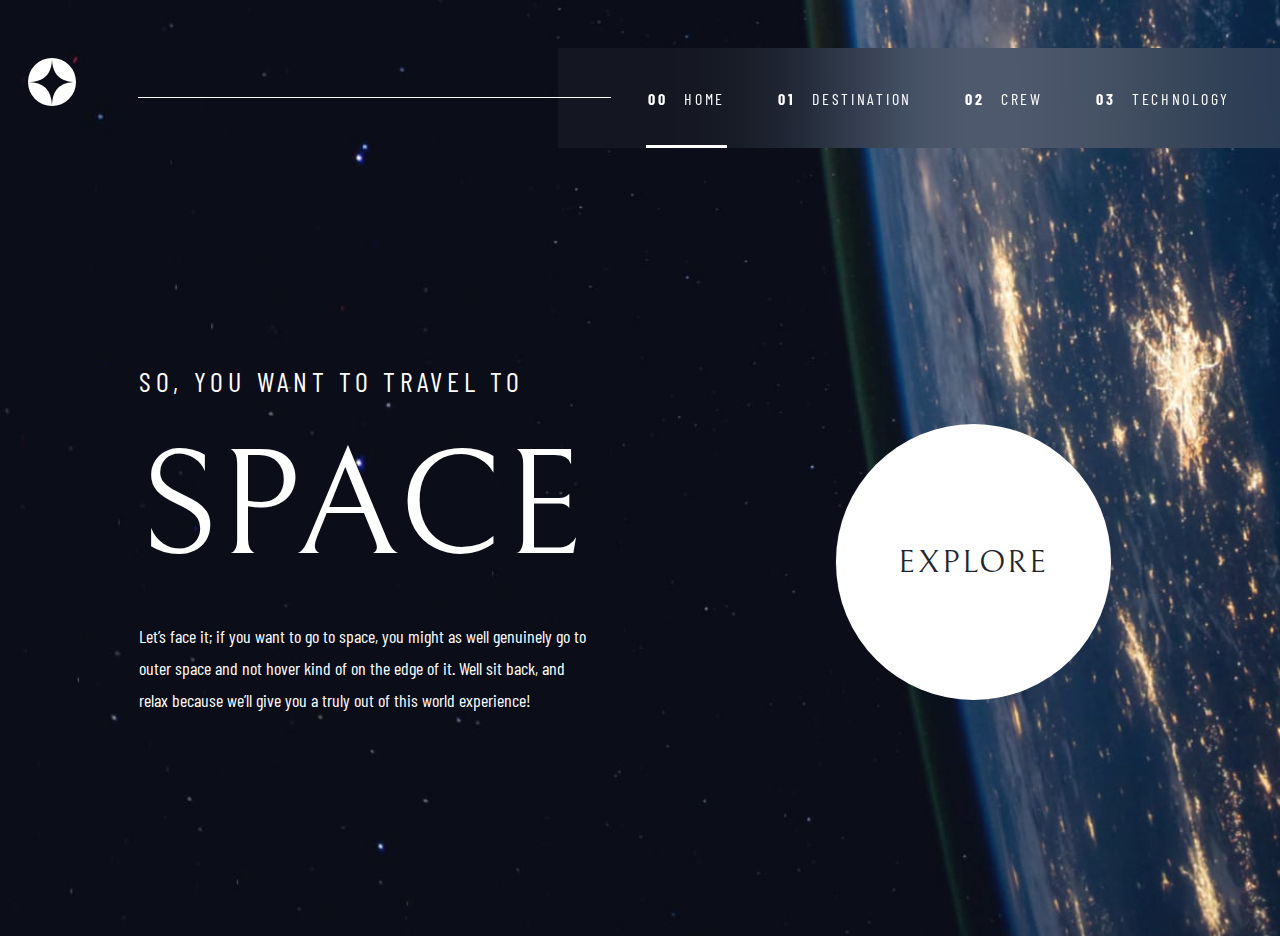
<file: index.html>
<!DOCTYPE html>
<html lang="en">
  <head>
    <meta charset="UTF-8" />
    <meta name="viewport" content="width=device-width, initial-scale=1.0" />

    <link
      rel="icon"
      type="image/png"
      sizes="32x32"
      href="./Images/favicon-32x32.png"
    />
    <link rel="stylesheet" href="Css/Style.css" />

    <title>Frontend Mentor | Space tourism website</title>
  </head>
  <body>
    <header>
      <div class="logo">
        <img src="Images/logo.svg" alt="Main Logo" />
      </div>
      <div class="icon">
        <img
          id="hamburger"
          src="Images/icon-hamburger.svg"
          alt="Hamburger Icon"
        />
      </div>
      <nav>
        <img id="close" src="Images/icon-close.svg" alt="Close Icon" />
        <ul>
          <li class="active">
            <a href="index.html"><span>00</span> Home</a>
          </li>
          <li>
            <a href="destination.html"><span>01</span> Destination</a>
          </li>
          <li>
            <a href="crew.html"><span>02</span> Crew</a>
          </li>
          <li>
            <a href="technology.html"><span>03</span> Technology</a>
          </li>
        </ul>
      </nav>
    </header>
    <section id="home">
      <p>
        <span id="first-span">SO, YOU WANT TO TRAVEL TO</span>
        <span id="second-span">SPACE</span>
        <span id="third-span"
          >Let’s face it; if you want to go to space, you might as well
          genuinely go to outer space and not hover kind of on the edge of it.
          Well sit back, and relax because we’ll give you a truly out of this
          world experience!
        </span>
      </p>
      <div class="explore">
        <a href="destination.html">EXPLORE</a>
      </div>
    </section>
    <script src="JS/main.js"></script>
  </body>
</html>
</file>
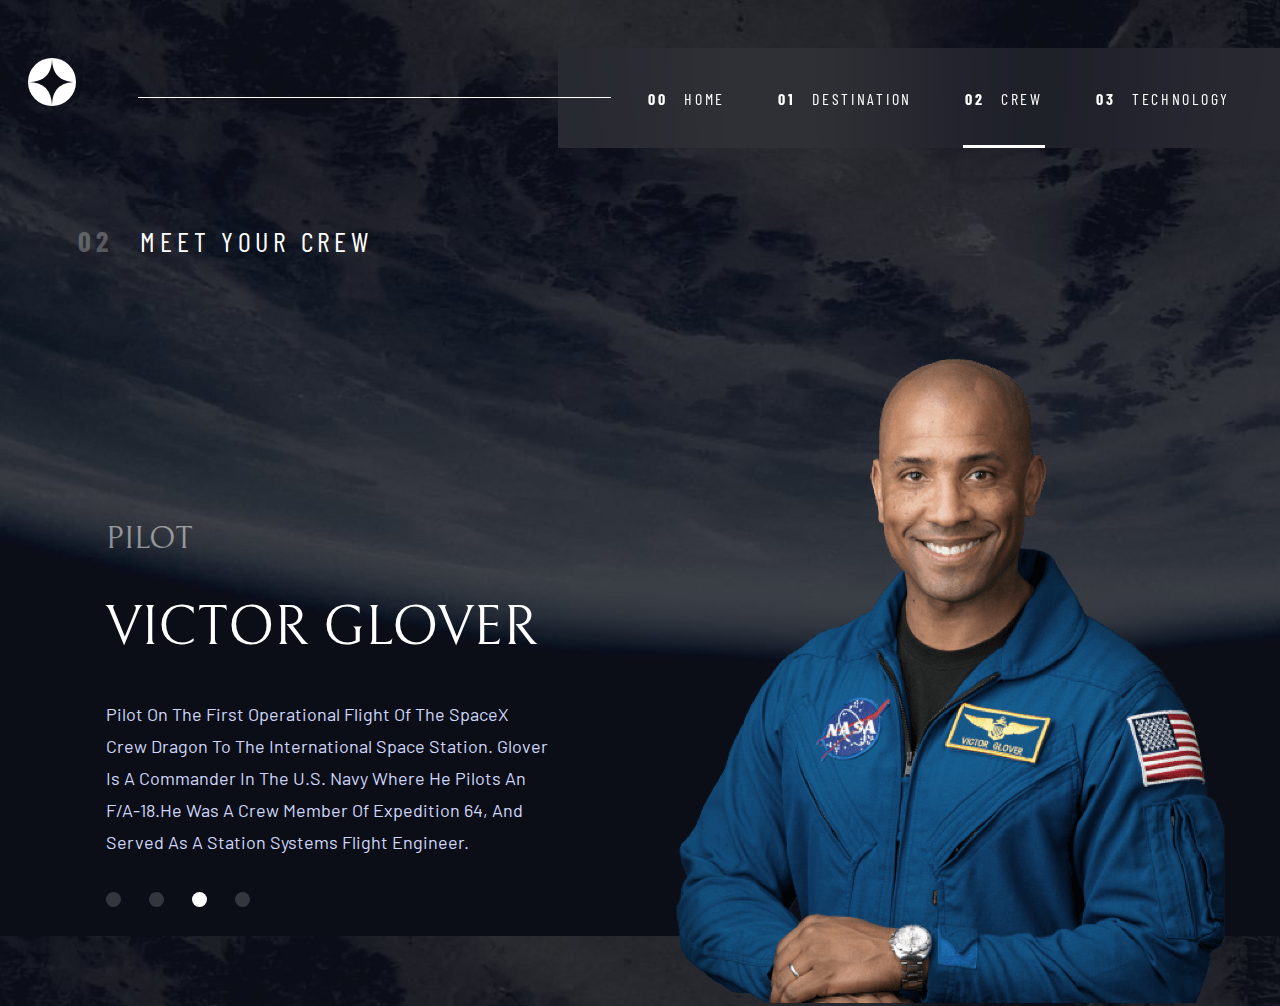
<file: crew-pilot.html>
<!DOCTYPE html>
<html lang="en">
  <head>
    <meta charset="UTF-8" />
    <meta name="viewport" content="width=device-width, initial-scale=1.0" />

    <link
      rel="icon"
      type="image/png"
      sizes="32x32"
      href="Images/favicon-32x32.png"
    />
    <link rel="stylesheet" href="Css/Style.css" />

    <title>Frontend Mentor | Space tourism website</title>
  </head>
  <body class="crew-body">
    <header>
      <div class="logo">
        <img src="Images/logo.svg" alt="Main Logo" />
      </div>
      <div class="icon">
        <img
          id="hamburger"
          src="Images/icon-hamburger.svg"
          alt="Hamburger Icon"
        />
      </div>
      <nav>
        <img id="close" src="Images/icon-close.svg" alt="Close Icon" />
        <ul>
          <li>
            <a href="index.html"><span>00</span> Home</a>
          </li>
          <li>
            <a href="destination-moon.html"><span>01</span> Destination</a>
          </li>
          <li class="active">
            <a href="crew-commander.html"><span>02</span> Crew</a>
          </li>
          <li>
            <a href="technology-vehicle.html"><span>03</span> Technology</a>
          </li>
        </ul>
      </nav>
    </header>
    <section id="crew">
      <p><span>02</span>Meet your crew</p>
      <div class="content">
        <div class="text">
          <h3>PILOT</h3>
          <h1>Victor Glover</h1>
          <p>
            Pilot on the first operational flight of the SpaceX Crew Dragon to
            the International Space Station. Glover is a commander in the U.S.
            Navy where he pilots an F/A-18.He was a crew member of Expedition
            64, and served as a station systems flight engineer.
          </p>
          <ul>
            <li>
              <a href="crew-commander.html"></a>
            </li>
            <li>
              <a href="crew-specialist.html"></a>
            </li>
            <li class="active">
              <a href="crew-pilot.html"></a>
            </li>
            <li>
              <a href="crew-engineer.html"></a>
            </li>
          </ul>
        </div>
        <div class="image">
          <img src="Images/image-victor-glover.png" alt="Victor Glover" />
        </div>
      </div>
    </section>
    <script src="JS/main.js"></script>
  </body>
</html>
</file>
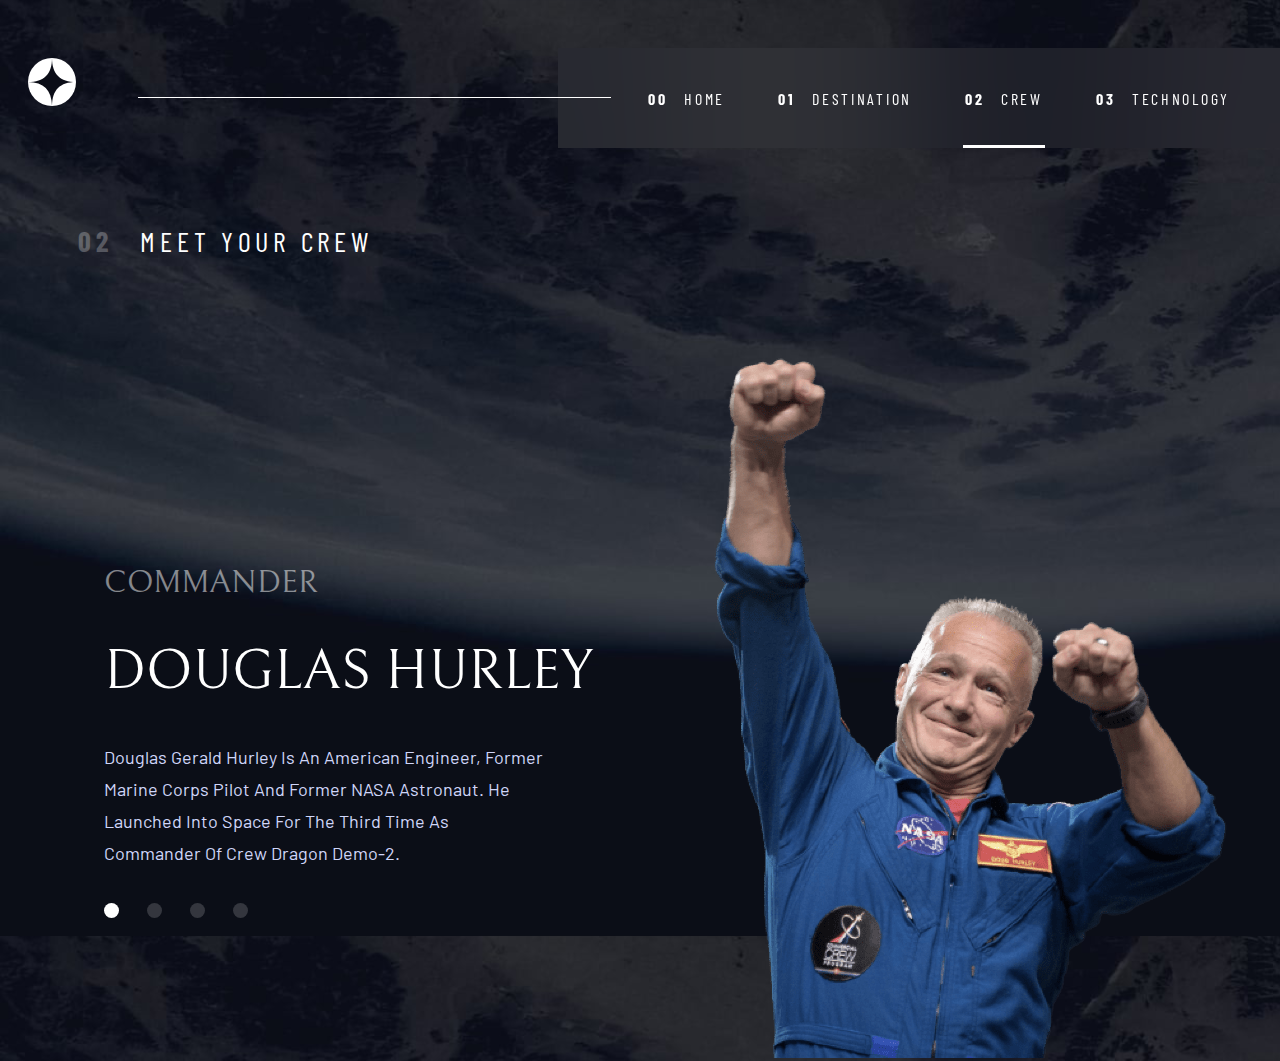
<file: crew.html>
<!DOCTYPE html>
<html lang="en">
  <head>
    <meta charset="UTF-8" />
    <meta name="viewport" content="width=device-width, initial-scale=1.0" />

    <link
      rel="icon"
      type="image/png"
      sizes="32x32"
      href="Images/favicon-32x32.png"
    />
    <link rel="stylesheet" href="Css/Style.css" />

    <title>Frontend Mentor | Space tourism website</title>
  </head>
  <body class="crew-body">
    <header>
      <div class="logo">
        <img src="Images/logo.svg" alt="Main Logo" />
      </div>
      <div class="icon">
        <img
          id="hamburger"
          src="Images/icon-hamburger.svg"
          alt="Hamburger Icon"
        />
      </div>
      <nav>
        <img id="close" src="Images/icon-close.svg" alt="Close Icon" />
        <ul>
          <li>
            <a href="index.html"><span>00</span> Home</a>
          </li>
          <li>
            <a href="destination.html"><span>01</span> Destination</a>
          </li>
          <li class="active">
            <a href="crew.html"><span>02</span> Crew</a>
          </li>
          <li>
            <a href="technology.html"><span>03</span> Technology</a>
          </li>
        </ul>
      </nav>
    </header>
    <section id="crew">
      <p><span>02</span>Meet your crew</p>
      <div class="content">
        <div class="text">
          <h3 class="id">Commander</h3>
          <h1 class="name">Douglas Hurley</h1>
          <p>
            Douglas Gerald Hurley is an American engineer, former Marine Corps
            pilot and former NASA astronaut. He launched into space for the
            third time as commander of Crew Dragon Demo-2.
          </p>
          <ul>
            <li class="active" id="COMMANDER"></li>
            <li id="MISSION SPECIALIST"></li>
            <li id="PILOT"></li>
            <li id="FLIGHT ENGINEER"></li>
          </ul>
        </div>
        <div class="image">
          <img src="Images/image-douglas-hurley.png" alt="Douglas Hurley" />
        </div>
      </div>
    </section>
    <script src="JS/main.js"></script>
    <script src="JS/crew.js"></script>
  </body>
</html>
</file>
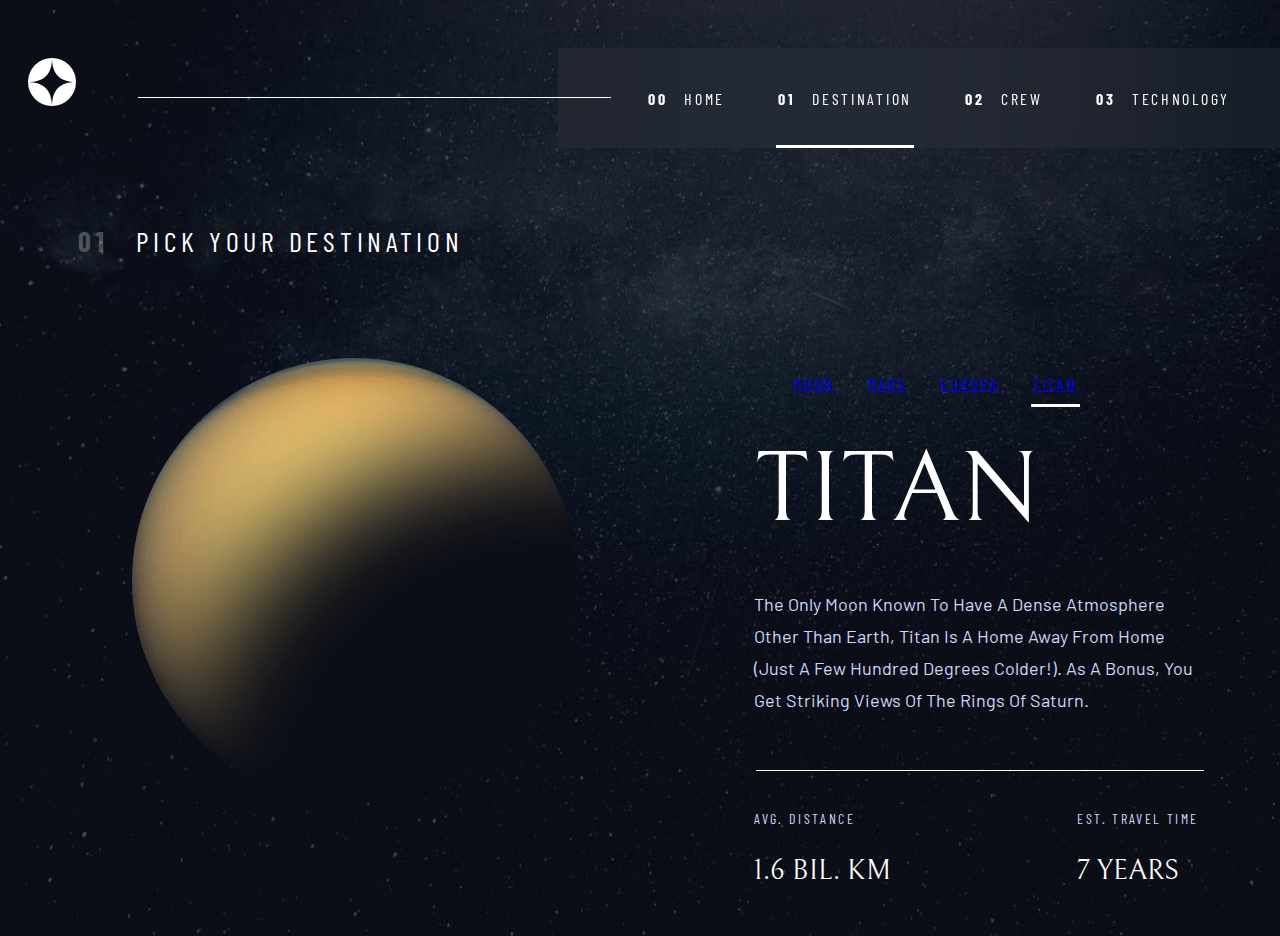
<file: destination-titan.html>
<!DOCTYPE html>
<html lang="en">
  <head>
    <meta charset="UTF-8" />
    <meta name="viewport" content="width=device-width, initial-scale=1.0" />

    <link
      rel="icon"
      type="image/png"
      sizes="32x32"
      href="Images/favicon-32x32.png"
    />
    <link rel="stylesheet" href="Css/Style.css" />

    <title>Frontend Mentor | Space tourism website</title>
  </head>
  <body class="destination-body">
    <header>
      <div class="logo">
        <img src="Images/logo.svg" alt="Main Logo" />
      </div>
      <div class="icon">
        <img
          id="hamburger"
          src="Images/icon-hamburger.svg"
          alt="Hamburger Icon"
        />
      </div>
      <nav>
        <img id="close" src="Images/icon-close.svg" alt="Close Icon" />
        <ul>
          <li>
            <a href="index.html"><span>00</span> Home</a>
          </li>
          <li class="active">
            <a href="destination-moon.html"><span>01</span> Destination</a>
          </li>
          <li>
            <a href="crew-commander.html"><span>02</span> Crew</a>
          </li>
          <li>
            <a href="technology-vehicle.html"><span>03</span> Technology</a>
          </li>
        </ul>
      </nav>
    </header>
    <section id="destination">
      <p><span>01</span>Pick your destination</p>
      <div class="content">
        <div class="image">
          <img src="Images/image-titan.png" alt="Moon" />
        </div>
        <div class="text">
          <ul>
            <li>
              <a href="destination-moon.html">MOON</a>
            </li>
            <li>
              <a href="destination-mars.html">MARS</a>
            </li>
            <li>
              <a href="destination-europa.html">EUROPA</a>
            </li>
            <li class="active">
              <a href="destination-titan.html">TITAN</a>
            </li>
          </ul>
          <p class="first">TITAN</p>
          <p class="second">
            The only moon known to have a dense atmosphere other than Earth,
            Titan is a home away from home (just a few hundred degrees colder!).
            As a bonus, you get striking views of the Rings of Saturn.
          </p>
          <div class="statiscs">
            <div class="avg">
              <p>AVG. DISTANCE</p>
              <p>1.6 BIL. km</p>
            </div>
            <div class="ast">
              <p>Est. travel time</p>
              <p>7 years</p>
            </div>
          </div>
        </div>
      </div>
    </section>
    <script src="JS/main.js"></script>
  </body>
</html>
</file>
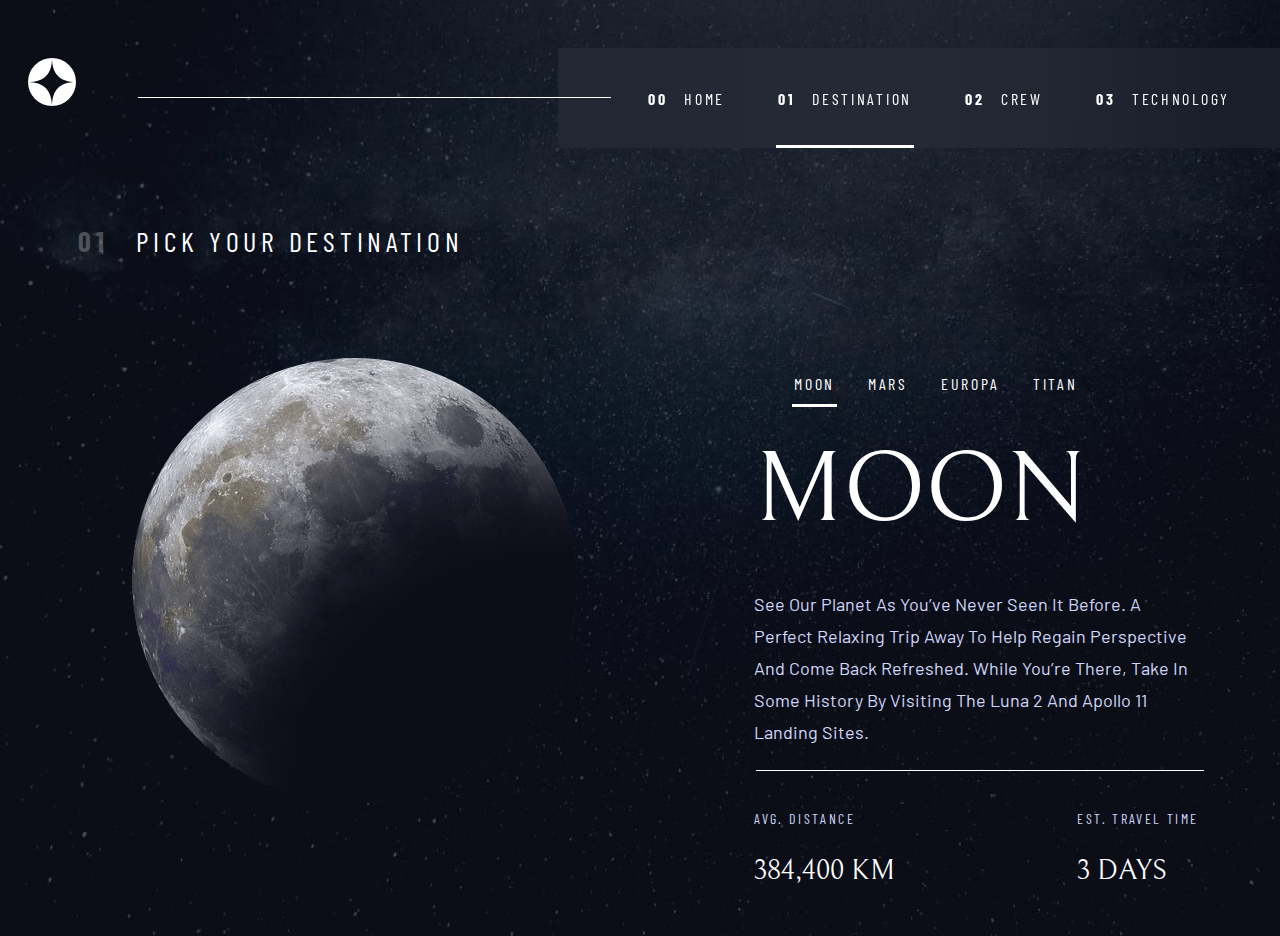
<file: destination.html>
<!DOCTYPE html>
<html lang="en">
  <head>
    <meta charset="UTF-8" />
    <meta name="viewport" content="width=device-width, initial-scale=1.0" />

    <link
      rel="icon"
      type="image/png"
      sizes="32x32"
      href="./Images/favicon-32x32.png"
    />
    <link rel="stylesheet" href="Css/Style.css" />

    <title>Frontend Mentor | Space tourism website</title>
  </head>
  <body class="destination-body">
    <header>
      <div class="logo">
        <img src="Images/logo.svg" alt="Main Logo" />
      </div>
      <div class="icon">
        <img
          id="hamburger"
          src="Images/icon-hamburger.svg"
          alt="Hamburger Icon"
        />
      </div>
      <nav>
        <img id="close" src="Images/icon-close.svg" alt="Close Icon" />
        <ul>
          <li>
            <a href="index.html"><span>00</span> Home</a>
          </li>
          <li class="active">
            <a href="destination.html"><span>01</span> Destination</a>
          </li>
          <li>
            <a href="crew.html"><span>02</span> Crew</a>
          </li>
          <li>
            <a href="technology.html"><span>03</span> Technology</a>
          </li>
        </ul>
      </nav>
    </header>
    <section id="destination">
      <p><span>01</span>Pick your destination</p>
      <div class="content">
        <div class="image">
          <img src="Images/image-moon.png" alt="Moon" />
        </div>
        <div class="text">
          <ul>
            <li class="active">MOON</li>
            <li>MARS</li>
            <li>EUROPA</li>
            <li>TITAN</li>
          </ul>
          <p class="first">MOON</p>
          <p class="second">
            See our planet as you’ve never seen it before. A perfect relaxing
            trip away to help regain perspective and come back refreshed. While
            you’re there, take in some history by visiting the Luna 2 and Apollo
            11 landing sites.
          </p>
          <div class="statiscs">
            <div>
              <p>AVG. DISTANCE</p>
              <p class="avg">384,400 km</p>
            </div>
            <div>
              <p>Est. travel time</p>
              <p class="est">3 days</p>
            </div>
          </div>
        </div>
      </div>
    </section>
    <script src="JS/main.js"></script>
    <script src="JS/destination.js"></script>
  </body>
</html>
</file>
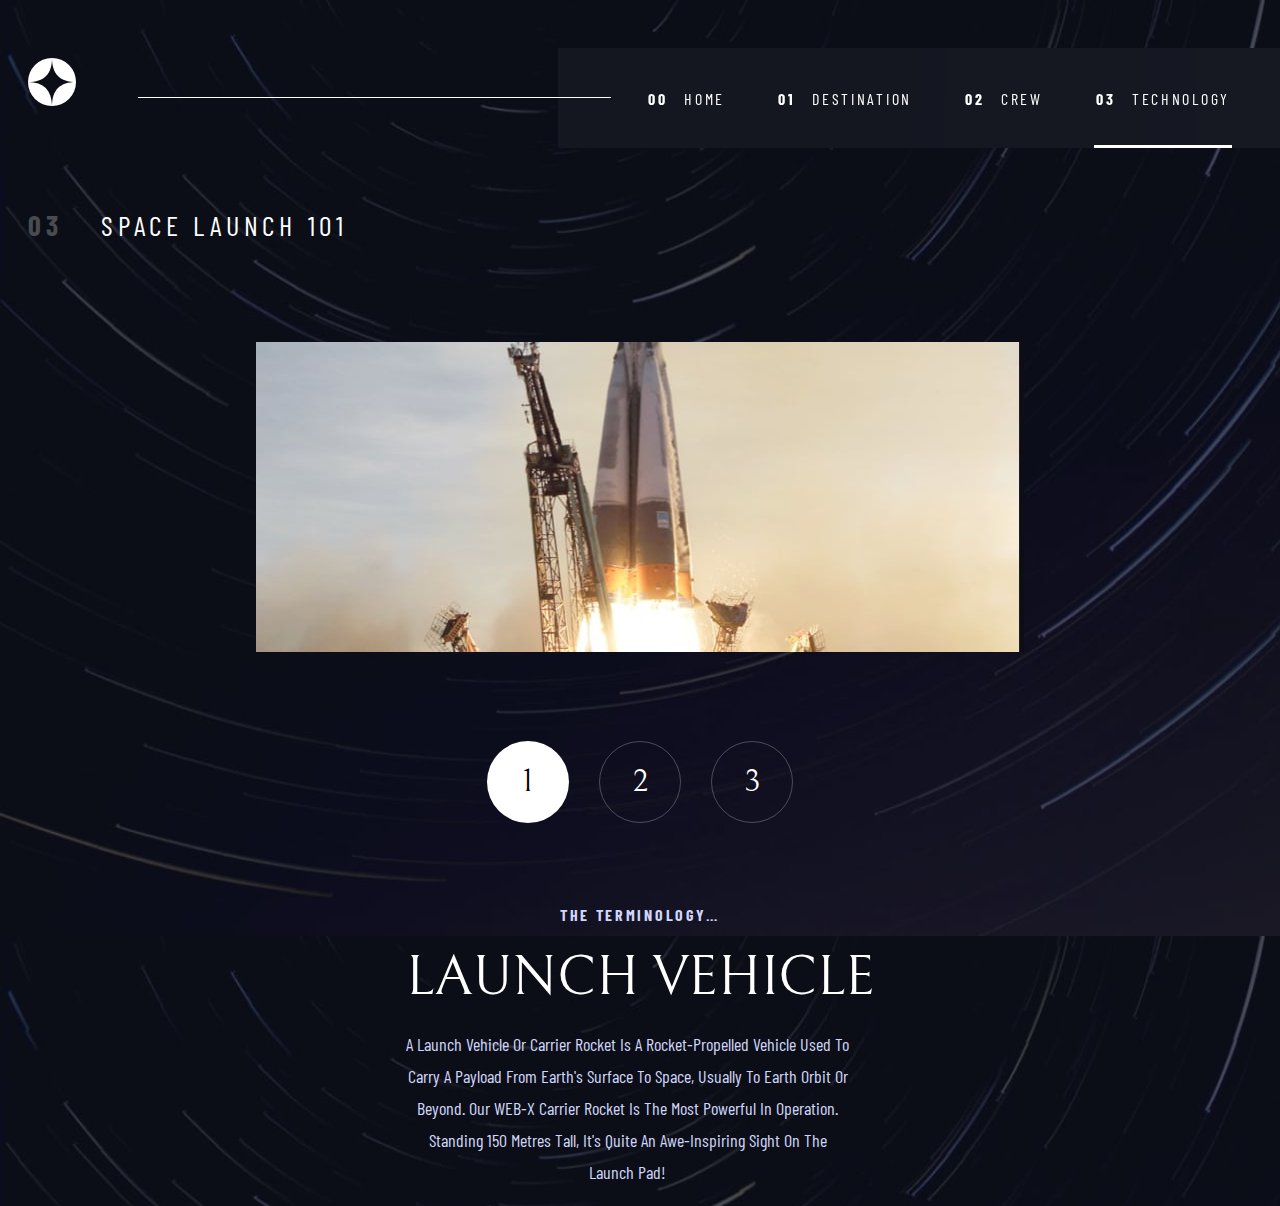
<file: technology-vehicle.html>
<!DOCTYPE html>
<html lang="en">
  <head>
    <meta charset="UTF-8" />
    <meta name="viewport" content="width=device-width, initial-scale=1.0" />

    <link
      rel="icon"
      type="image/png"
      sizes="32x32"
      href="./Images/favicon-32x32.png"
    />
    <link rel="stylesheet" href="Css/Style.css" />

    <title>Frontend Mentor | Space tourism website</title>
  </head>
  <body class="tech-body">
    <header>
      <div class="logo">
        <img src="Images/logo.svg" alt="Main Logo" />
      </div>
      <div class="icon">
        <img
          id="hamburger"
          src="Images/icon-hamburger.svg"
          alt="Hamburger Icon"
        />
      </div>
      <nav>
        <img id="close" src="Images/icon-close.svg" alt="Close Icon" />
        <ul>
          <li>
            <a href="index.html"><span>00</span> Home</a>
          </li>
          <li>
            <a href="destination.html"><span>01</span> Destination</a>
          </li>
          <li>
            <a href="crew.html"><span>02</span> Crew</a>
          </li>
          <li class="active">
            <a href="technology-vehicle.html"><span>03</span> Technology</a>
          </li>
        </ul>
      </nav>
    </header>
    <section id="tech">
      <p><span>03</span> Space launch 101</p>
      <div class="content">
        <div class="text">
          <ul>
            <li class="active" id="LAUNCH VEHICLE">1</li>
            <li id="SPACEPORT">2</li>
            <li id="SPACE CAPSULE">3</li>
          </ul>
          <div class="info">
            <h4>THE TERMINOLOGY…</h4>
            <h1 class="name">LAUNCH VEHICLE</h1>
            <p>
              A launch vehicle or carrier rocket is a rocket-propelled vehicle
              used to carry a payload from Earth's surface to space, usually to
              Earth orbit or beyond. Our WEB-X carrier rocket is the most
              powerful in operation. Standing 150 metres tall, it's quite an
              awe-inspiring sight on the launch pad!
            </p>
          </div>
        </div>
        <div class="image">
          <img
            src="Images/image-launch-vehicle-landscape.jpg"
            alt="Launch vehicle"
          />
        </div>
      </div>
    </section>
    <script src="JS/main.js"></script>
    <script src="JS/tech.js"></script>
  </body>
</html>
</file>
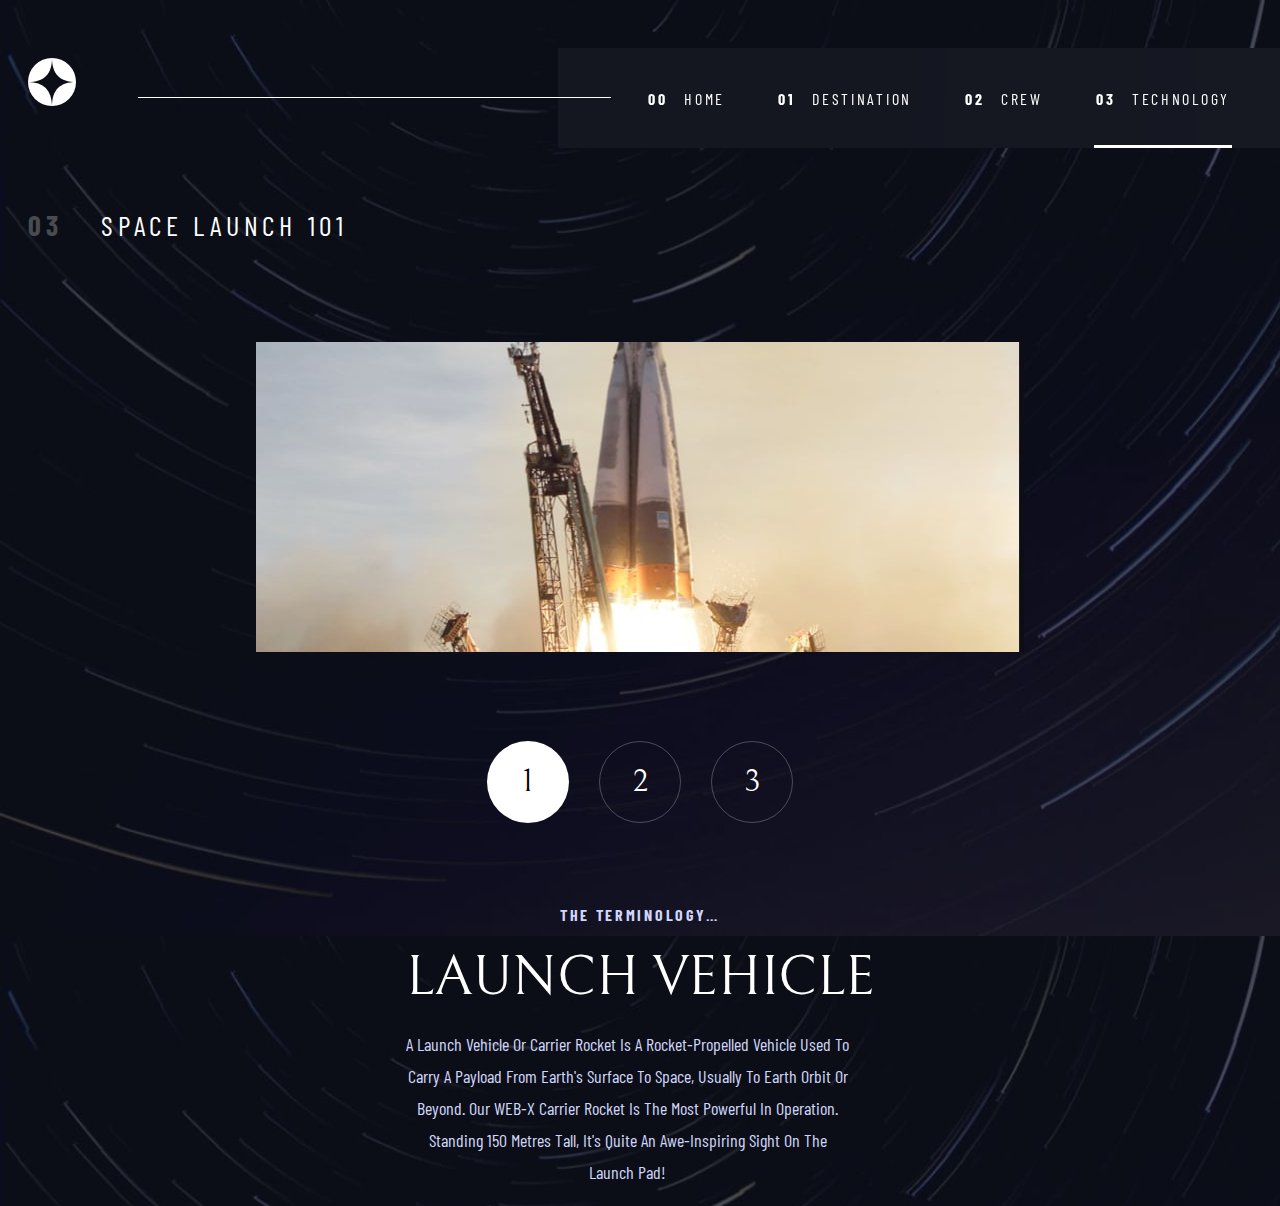
<file: technology.html>
<!DOCTYPE html>
<html lang="en">
  <head>
    <meta charset="UTF-8" />
    <meta name="viewport" content="width=device-width, initial-scale=1.0" />

    <link
      rel="icon"
      type="image/png"
      sizes="32x32"
      href="./Images/favicon-32x32.png"
    />
    <link rel="stylesheet" href="Css/Style.css" />

    <title>Frontend Mentor | Space tourism website</title>
  </head>
  <body class="tech-body">
    <header>
      <div class="logo">
        <img src="Images/logo.svg" alt="Main Logo" />
      </div>
      <div class="icon">
        <img
          id="hamburger"
          src="Images/icon-hamburger.svg"
          alt="Hamburger Icon"
        />
      </div>
      <nav>
        <img id="close" src="Images/icon-close.svg" alt="Close Icon" />
        <ul>
          <li>
            <a href="index.html"><span>00</span> Home</a>
          </li>
          <li>
            <a href="destination.html"><span>01</span> Destination</a>
          </li>
          <li>
            <a href="crew.html"><span>02</span> Crew</a>
          </li>
          <li class="active">
            <a href="technology.html"><span>03</span> Technology</a>
          </li>
        </ul>
      </nav>
    </header>
    <section id="tech">
      <p><span>03</span> Space launch 101</p>
      <div class="content">
        <div class="text">
          <ul>
            <li class="active" id="LAUNCH VEHICLE">1</li>
            <li id="SPACEPORT">2</li>
            <li id="SPACE CAPSULE">3</li>
          </ul>
          <div class="info">
            <h4>THE TERMINOLOGY…</h4>
            <h1 class="name">LAUNCH VEHICLE</h1>
            <p>
              A launch vehicle or carrier rocket is a rocket-propelled vehicle
              used to carry a payload from Earth's surface to space, usually to
              Earth orbit or beyond. Our WEB-X carrier rocket is the most
              powerful in operation. Standing 150 metres tall, it's quite an
              awe-inspiring sight on the launch pad!
            </p>
          </div>
        </div>
        <div class="image">
          <img
            src="Images/image-launch-vehicle-landscape.jpg"
            alt="Launch vehicle"
          />
        </div>
      </div>
    </section>
    <script src="JS/main.js"></script>
    <script src="JS/tech.js"></script>
  </body>
</html>
</file>
<file: Css/Style.css>
@import url("https://fonts.googleapis.com/css2?family=Barlow&family=Barlow+Condensed&family=Bellefair&display=swap");

/* Home Page */
body {
  padding: 10px 20px;
  color: white;
  background-image: url(../Images/background-home-desktop.jpg);
  background-size: cover;
  font-family: "Barlow Condensed", sans-serif;
  height: 100vh;
}

header {
  display: flex;
  justify-content: space-between;
  align-items: center;
  width: 100%;
}

header nav {
  margin-top: 30px;
  background: rgba(255, 255, 255, 0.04);
  backdrop-filter: blur(81.5485px);
  height: 100px;
  display: flex;
  justify-content: center;
  padding-left: 50px;
  align-items: center;
  margin-right: -28px;
  position: relative;
}

header nav img {
  display: none;
}

header .icon img {
  display: none;
}

header nav::before {
  content: "";
  background-color: white;
  height: 1px;
  width: 473px;
  position: absolute;
  top: calc(50% - 1px);
  left: -420px;
}

header nav ul {
  list-style: none;
}

header nav ul li {
  display: inline-block;
  margin-right: 50px;
  position: relative;
  text-transform: uppercase;
}

header nav ul li::before {
  content: "";
  background-color: white;
  opacity: 0;
  width: calc(100% + 4px);
  height: 3px;
  position: absolute;
  left: -2px;
  top: 56px;
  bottom: 0%;
  mix-blend-mode: normal;
}

header nav ul li.active::before {
  opacity: 1;
}

header nav ul li a,
header nav ul li::before {
  transition: 0.3s;
  -webkit-transition: 0.3s;
  -moz-transition: 0.3s;
  -ms-transition: 0.3s;
  -o-transition: 0.3s;
}

header nav ul li:not(.active):hover::before {
  opacity: 0.5;
}

header nav ul li:not(.active):hover a {
  color: #d0d6f9;
}

header nav ul li a {
  text-decoration: none;
  color: white;
  font-size: 16px;
  letter-spacing: 2.7px;
}

header nav ul li a span {
  font-weight: bold;
  margin-right: 11px;
}

#home {
  display: flex;
  justify-content: space-around;
  align-items: center;
  flex-wrap: wrap;
  width: 100%;
  margin-top: 200px;
}

#home p {
  max-width: 450px;
  margin-right: 25px;
  margin-bottom: 60px;
}

#home p span#first-span {
  display: block;
  font-size: 28px;
  letter-spacing: 4.7px;
}

#home p span#second-span {
  font-size: 150px;
  margin: 25px 0;
  display: block;
  font-family: "Bellefair", serif;
}

#home p span#third-span {
  font-size: 18px;
  line-height: 32px;
}

#home .explore a {
  font-family: "Bellefair", serif;
  padding: 119.1px 62.66px;
  text-decoration: none;
  color: #0b0d17;
  background-color: white;
  display: block;
  font-size: 32px;
  letter-spacing: 2px;
  border-radius: 50%;
  -webkit-border-radius: 50%;
  -moz-border-radius: 50%;
  -ms-border-radius: 50%;
  -o-border-radius: 50%;
  position: relative;
  margin-right: 30px;
}

#home .explore a::before {
  content: "";
  background-color: white;
  width: 100%;
  height: 100%;
  opacity: 0.1;
  mix-blend-mode: normal;
  position: absolute;
  left: 50%;
  top: 50%;
  transform: translate(-50%, -50%);
  -webkit-transform: translate(-50%, -50%);
  -moz-transform: translate(-50%, -50%);
  -ms-transform: translate(-50%, -50%);
  -o-transform: translate(-50%, -50%);
  transition: 0.3s;
  -webkit-transition: 0.3s;
  -moz-transition: 0.3s;
  -ms-transition: 0.3s;
  -o-transition: 0.3s;
  border-radius: 50%;
  -webkit-border-radius: 50%;
  -moz-border-radius: 50%;
  -ms-border-radius: 50%;
  -o-border-radius: 50%;
}

#home .explore a:hover::before {
  width: 400px;
  height: 400px;
}

@media (max-width: 880px) {
  body {
    background-image: url(../Images/background-home-tablet.jpg);
  }
  header nav {
    width: fit-content;
    width: -moz-fit-content;
    padding-left: 0;
  }
  header nav::before {
    display: none;
  }
  header nav ul li a {
    letter-spacing: 2.36;
    font-size: 14px;
  }
  header nav ul li {
    margin-right: 37px;
  }
  #home {
    margin-top: 100px;
    text-align: center;
  }
  #home p span#first-span {
    font-size: 20px;
    letter-spacing: 3.38px;
  }
  #home p span#third-span {
    font-size: 16px;
    line-height: 28px;
  }
  #home .explore a {
    padding: 63.5055px 25.595px;
    font-size: 20px;
    margin-bottom: 60px;
  }
  #home .explore a:hover::before {
    width: 275px;
    height: 275px;
  }
}

@media (max-width: 700px) {
  body {
    overflow: scroll;
    position: relative;
  }
  header .icon img#hamburger {
    display: block;
    cursor: pointer;
  }
  header nav {
    height: 100vh;
    width: 0;
    display: block;
    position: absolute;
    right: 0;
    top: -40px;
    z-index: 500;
    transition: 0.5s;
    -webkit-transition: 0.5s;
    -moz-transition: 0.5s;
    -ms-transition: 0.5s;
    -o-transition: 0.5s;
  }
  header nav img {
    display: none;
    position: absolute;
    top: 25px;
    left: 25px;
    cursor: pointer;
  }
  header nav ul {
    display: none;
    flex-direction: column;
    justify-content: space-between;
    height: 25%;
    margin-top: 200px;
  }
  header nav ul li {
    display: block;
  }
  header nav ul li::before {
    display: none;
  }
  #home p {
    max-width: 100%;
  }
  #home p span#first-span {
    font-size: 16px;
    letter-spacing: 2.7px;
  }
  #home p span#second-span {
    font-size: 80px;
  }
  #home p span#third-span {
    font-size: 15px;
    line-height: 25px;
  }
  #home .explore a {
    padding: 63.5055px 25.595px;
    font-size: 20px;
  }
  #home .explore a:hover::before {
    width: 275px;
    height: 275px;
  }
}

/* destination Page */
body.destination-body {
  background-image: url(../Images/background-destination-desktop.jpg);
}
#destination {
  text-transform: uppercase;
  margin-top: 76px;
  margin-left: 50px;
}
#destination > p,
#crew > p,
#tech > p {
  font-size: 28px;
  letter-spacing: 4.72px;
}

#destination > p span,
#crew > p span,
#tech > p span {
  font-weight: 700;
  margin-right: 28px;
  opacity: 0.25;
}

#destination .content {
  display: flex;
  justify-content: space-around;
  flex-wrap: wrap;
  width: 100%;
  margin-top: 100px;
  gap: 70px;
}

#destination .content ul {
  list-style: none;
}

#destination .content ul li {
  display: inline-block;
  margin-right: 30px;
  position: relative;
  color: white;
  font-size: 16px;
  letter-spacing: 2.7px;
  cursor: pointer;
}

#destination .content ul li::before,
#destination .content ul li {
  transition: 0.3s;
  -webkit-transition: 0.3s;
  -moz-transition: 0.3s;
  -ms-transition: 0.3s;
  -o-transition: 0.3s;
}

#destination .content ul li::before {
  content: "";
  background-color: white;
  opacity: 0;
  width: calc(100% + 4px);
  height: 3px;
  position: absolute;
  left: -2px;
  top: 30px;
  bottom: 0%;
  mix-blend-mode: normal;
}

#destination .content ul li.active::before {
  opacity: 1;
}

#destination .content ul li:not(.active):hover::before {
  opacity: 0.5;
}

#destination .content ul li:not(.active):hover {
  color: #d0d6f9;
}

#destination .content p.first {
  font-size: 100px;
  font-family: "Bellefair", serif;
  margin: 40px 0;
}

#destination .content p.second {
  font-size: 18px;
  color: #d0d6f9;
  text-transform: capitalize;
  font-family: "Barlow", sans-serif;
  line-height: 32px;
  position: relative;
  max-width: 444px;
  height: 128px;
  margin-bottom: 55px;
}

#destination .content p.second::before {
  content: "";
  height: 1px;
  width: calc(100% + 4px);
  left: 2px;
  bottom: -55px;
  position: absolute;
  background-color: white;
}

#destination .content .statiscs {
  margin-top: 80px;
  display: flex;
  justify-content: space-between;
}

#destination .content .statiscs > div p:first-child {
  font-size: 14px;
  letter-spacing: 2.36px;
  color: #d0d6f9;
}

#destination .content .statiscs > div p:last-child {
  font-family: "Bellefair", serif;
  font-size: 28px;
}

@media (max-width: 1100px) {
  body.destination-body {
    background-image: url(../Images/background-destination-tablet.jpg);
  }
  #destination {
    margin-top: 40px;
  }
  #destination > p,
  #crew > p,
  #tech > p {
    font-size: 20px;
  }
  #destination .content {
    flex-direction: column;
    justify-content: center;
    align-items: center;
    margin-top: 60px;
    gap: 50px;
  }
  #destination .content img {
    width: 300px;
  }
  #destination .content .text {
    text-align: center;
  }
  #destination .content p.first {
    font-size: 80px;
    margin-top: 30px;
    margin-bottom: 8px;
  }
  #destination .content p.second {
    font-size: 16px;
    max-width: 575px;
    height: auto;
    margin-bottom: 30px;
  }
}

@media (max-width: 700px) {
  body.destination-body {
    background-image: url(../Images/background-destination-mobile.jpg);
  }
  #destination {
    margin-left: 0;
  }
  #destination > p,
  #crew > p,
  #tech > p {
    text-align: center;
    font-size: 16px;
    letter-spacing: 2.7px;
  }
  #destination > p span,
  #crew > p span,
  #tech > p span {
    margin-right: 16px;
  }
  #destination .content img {
    width: 150px;
  }
  #destination .content ul {
    width: 100%;
    margin-left: -20px;
  }
  #destination .content p.first {
    font-size: 56px;
  }
  #destination .content p.second {
    line-height: 25px;
    font-size: 15px;
  }
  #destination .content ul li {
    font-size: 14px;
    letter-spacing: 2.36px;
  }
  #destination .content .statiscs {
    flex-direction: column;
    justify-content: center;
    align-items: center;
    gap: 10px;
  }
}

/* Crew Page */
.crew-body {
  background-image: url(../Images/background-crew-desktop.jpg);
}

#crew {
  text-transform: uppercase;
  margin-top: 76px;
  margin-left: 50px;
}

#crew .content {
  display: flex;
  justify-content: space-around;
  width: 100%;
  flex-wrap: wrap;
  margin-top: 100px;
  gap: 70px;
  align-items: center;
}

#crew .content .text {
  position: relative;
}

#crew .content .text h3 {
  font-family: "Bellefair", serif;
  font-size: 32px;
  opacity: 0.5;
  font-weight: normal;
}

#crew .content .text h1 {
  font-family: "Bellefair", serif;
  font-size: 56px;
  font-weight: normal;
}

#crew .content .text p {
  font-family: "Barlow", sans-serif;
  max-width: 445px;
  font-size: 18px;
  color: #d0d6f9;
  line-height: 32px;
  text-transform: capitalize;
}

#crew .content ul {
  list-style: none;
  position: absolute;
  bottom: -50px;
  left: -40px;
  min-width: 209px;
}

#crew .content ul li {
  cursor: pointer;
  display: inline-block;
  margin-right: 25px;
  position: relative;
  width: 15px;
  height: 15px;
  opacity: 0.17;
  background-color: white;
  border-radius: 50%;
  -webkit-border-radius: 50%;
  -moz-border-radius: 50%;
  -ms-border-radius: 50%;
  -o-border-radius: 50%;
  transition: 0.3s;
  -webkit-transition: 0.3s;
  -moz-transition: 0.3s;
  -ms-transition: 0.3s;
  -o-transition: 0.3s;
}

#crew .content ul li.active {
  opacity: 1;
}

#crew .content ul li:not(.active):hover {
  opacity: 0.5;
}

@media (max-width: 1200px) {
  #crew {
    flex-direction: column;
    align-items: center;
    justify-content: center;
  }
  #crew .content {
    text-align: center;
  }
  #crew .content ul {
    left: 50%;
    transform: translateX(-55%);
    -webkit-transform: translateX(-55%);
    -moz-transform: translateX(-55%);
    -ms-transform: translateX(-55%);
    -o-transform: translateX(-55%);
  }
  #crew .content .text p {
    max-width: 100%;
  }
}

@media (max-width: 700px) {
  #crew {
    margin: 50px auto;
  }
  #crew .content {
    flex-direction: column-reverse;
    margin-top: 60px;
  }
  #crew .content img {
    width: 250px;
  }
  #crew .content .text h3 {
    font-size: 16px;
  }
  #crew .content .text h1 {
    font-size: 24px;
  }
  #crew .content .text p {
    font-size: 15px;
    line-height: 25px;
  }
  #crew .content ul {
    bottom: auto;
    top: -50px;
  }
}

/* Technology Page */
.tech-body {
  background-image: url(../Images/background-technology-desktop.jpg);
}

#tech {
  text-transform: uppercase;
  margin-top: 76px;
  margin-left: 50px;
}

#tech .content {
  display: flex;
  justify-content: space-between;
  width: 100%;
  flex-wrap: wrap;
  margin-top: 100px;
  gap: 70px;
  align-items: center;
}

#tech .content .text h4 {
  font-size: 16px;
  line-height: 19px;
  letter-spacing: 2.7px;
  color: #d0d6f9;
}

#tech .content .text h1 {
  font-family: Bellefair;
  font-weight: normal;
  font-size: 56px;
  line-height: 64px;
  margin: 0;
}

#tech .content .text p {
  max-width: 444px;
  font-size: 18px;
  line-height: 32px;
  color: #d0d6f9;
  text-transform: capitalize;
}

#tech .content .text ul {
  font-family: Bellefair;
  list-style: none;
  display: flex;
  flex-direction: column;
  justify-content: center;
  align-items: center;
  flex-wrap: wrap;
  gap: 30px;
  padding: 0;
}

#tech .content .text ul li {
  font-size: 32px;
  color: white;
  cursor: pointer;
  background-color: transparent;
  text-align: center;
  line-height: 80px;
  width: 80px;
  height: 80px;
  border-radius: 50%;
  -webkit-border-radius: 50%;
  -moz-border-radius: 50%;
  -ms-border-radius: 50%;
  -o-border-radius: 50%;
  border: 1px solid #ffffff40;
  position: relative;
  transition: 0.3s;
  -webkit-transition: 0.3s;
  -moz-transition: 0.3s;
  -ms-transition: 0.3s;
  -o-transition: 0.3s;
}

#tech .content .text ul li a {
  display: block;
  text-decoration: none;
  position: absolute;
  left: 50%;
  top: 50%;
  transform: translate(-50%, -50%);
  -webkit-transform: translate(-50%, -50%);
  -moz-transform: translate(-50%, -50%);
  -ms-transform: translate(-50%, -50%);
  -o-transform: translate(-50%, -50%);
}

#tech .content .text ul li.active {
  background-color: white;
  color: black;
}

#tech .content .text ul li:not(.active):hover {
  border-color: white;
}

#tech .content .text {
  display: flex;
  justify-content: space-between;
  align-items: center;
  gap: 100px;
}

#tech .content .image img {
  max-width: 100%;
}

@media (max-width: 1390px) {
  #tech {
    margin: 60px auto;
  }
  #tech .content {
    flex-direction: column-reverse;
    align-items: center;
    justify-content: center;
    position: relative;
  }
  #tech .content .text {
    text-align: center;
    flex-direction: column;
    justify-content: center;
    align-items: center;
    gap: 45px;
  }
  #tech .content .text ul {
    flex-direction: row;
  }
}

@media (max-width: 700px) {
  #tech {
    margin: 60px -28px;
  }
  #tech .content {
    margin-top: 32px;
    gap: 35px;
  }
  #tech .content .text {
    gap: 26px;
  }
  #tech .content .text ul {
    gap: 16px;
  }
  #tech .content .text ul li {
    width: 60px;
    height: 60px;
    font-size: 24px;
    line-height: 60px;
  }
  #tech .content .text h1 {
    font-size: 40px;
    line-height: 45.84px;
  }
  #tech .content .text p {
    font-size: 16px;
    line-height: 28px;
  }
}

@media (max-width: 500px) {
  #tech .content .text ul li {
    width: 40px;
    height: 40px;
    font-size: 16px;
    line-height: 40px;
  }
  #tech .content .text h4 {
    font-size: 14px;
    line-height: 17px;
    letter-spacing: 2.36px;
  }
  #tech .content .text h1 {
    font-size: 24px;
    line-height: 28px;
  }
  #tech .content .text p {
    font-size: 15px;
    line-height: 25px;
  }
}
</file>
